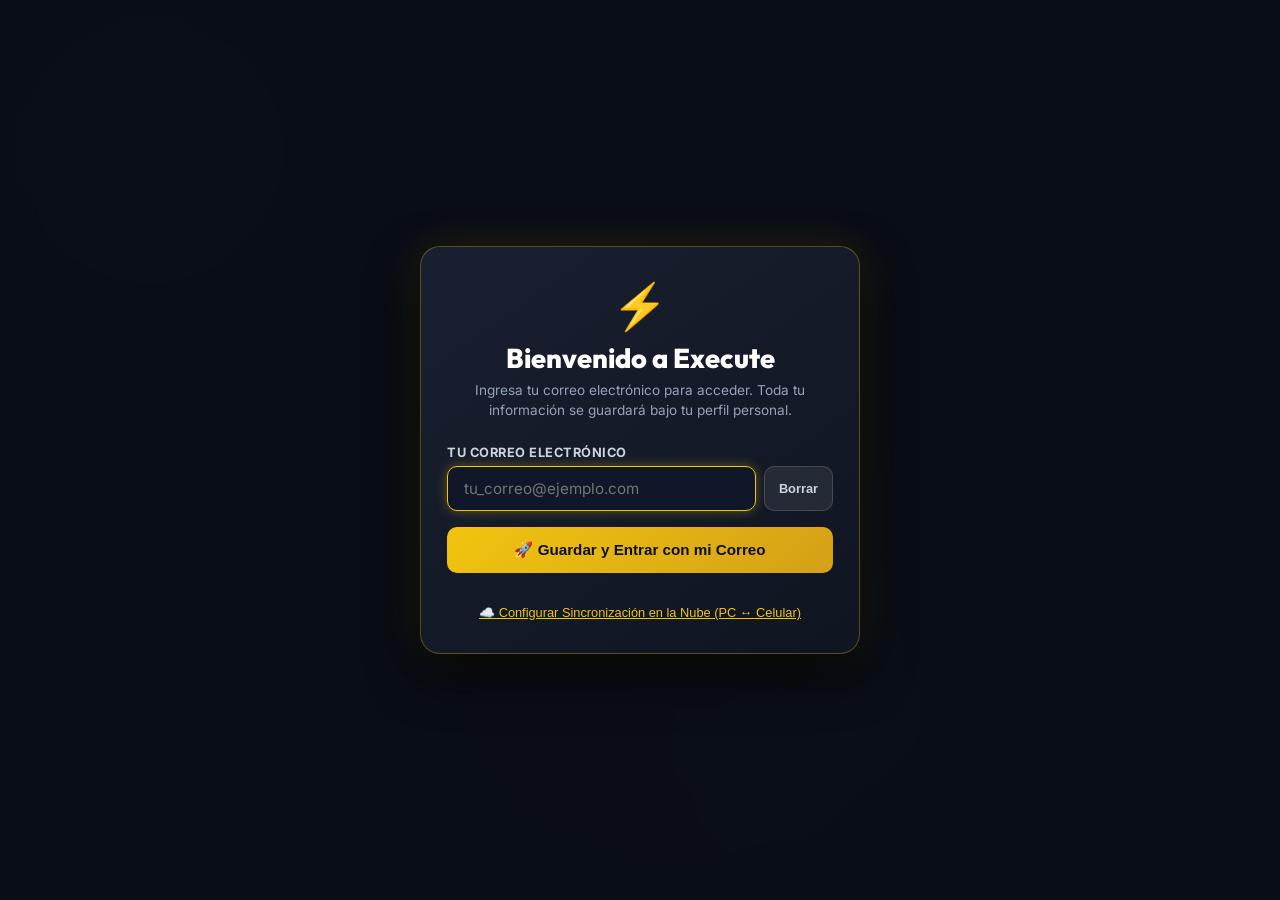
<file: index.html>
<!DOCTYPE html>
<html lang="es">
<head>
  <meta charset="UTF-8">
  <meta name="viewport" content="width=device-width, initial-scale=1.0">
  <meta name="description" content="Execute - Tu Centro de Mando Personal">
  <title>Execute — Central de Mando</title>
  
  <link rel="preconnect" href="https://fonts.googleapis.com">
  <link rel="preconnect" href="https://fonts.gstatic.com" crossorigin>
  <link href="https://fonts.googleapis.com/css2?family=Inter:wght@300;400;500;600;700&family=Outfit:wght@400;500;600;700;800;900&display=swap" rel="stylesheet">
  
  <link rel="stylesheet" href="nodu-style.css">
  
  <!-- PWA Support -->
  <link rel="manifest" href="manifest.json">
  <meta name="theme-color" content="#ffd60a">
  <link rel="apple-touch-icon" sizes="180x180" href="logo-pegasus.png">
  <link rel="icon" type="image/png" sizes="32x32" href="logo-pegasus.png">
  <link rel="icon" type="image/png" sizes="16x16" href="logo-pegasus.png">
  <link rel="icon" type="image/png" sizes="192x192" href="logo-pegasus.png">
  <link rel="icon" type="image/png" sizes="512x512" href="logo-pegasus.png">

  <script>
    if ('serviceWorker' in navigator) {
      window.addEventListener('load', () => {
        navigator.serviceWorker.register('sw.js')
          .then(reg => console.log('Service Worker registrado', reg))
          .catch(err => console.log('Error al registrar Service Worker', err));
      });
    }
  <!-- Supabase Client JS -->
  <script src="https://cdn.jsdelivr.net/npm/@supabase/supabase-javascript@2"></script>
</head>
<body>

  <!-- Animated Background -->
  <div class="nd-bg-glow nd-glow-1"></div>
  <div class="nd-bg-glow nd-glow-2"></div>
  <div class="nd-bg-glow nd-glow-3"></div>

  <!-- ===== GATEKEEPER / AUTH MODAL (REGISTRO Y LOGIN OBLIGATORIO) ===== -->
  <div class="auth-gatekeeper-overlay" id="ndGatekeeper" style="display:flex;">
    <div class="auth-card">
      <div class="auth-logo">
        <span class="auth-icon">⚡</span>
        <h2 class="auth-title">Bienvenido a Execute</h2>
        <p class="auth-sub">Ingresa tu correo electrónico para acceder. Toda tu información se guardará bajo tu perfil personal.</p>
      </div>

      <div class="auth-form" onkeydown="if(event.key==='Enter') handleFrictionlessLogin()">
        <div class="auth-field">
          <label for="ndAuthEmail">Tu Correo Electrónico</label>
          <div style="display:flex; gap:8px;">
            <input type="email" id="ndAuthEmail" placeholder="tu_correo@ejemplo.com" class="auth-input" style="flex:1;" required autofocus />
            <button type="button" onclick="document.getElementById('ndAuthEmail').value=''; document.getElementById('ndAuthEmail').focus();" style="background:rgba(255,255,255,0.08); border:1px solid rgba(255,255,255,0.15); color:#cbd5e1; border-radius:10px; padding:0 14px; font-size:0.8rem; font-weight:700; cursor:pointer;" title="Borrar y escribir otro correo">
              Borrar
            </button>
          </div>
        </div>

        <div class="auth-field" style="display:none;">
          <label for="ndAuthPass">Contraseña (Opcional)</label>
          <input type="password" id="ndAuthPass" placeholder="••••••••" class="auth-input" />
        </div>

        <div class="auth-actions">
          <button class="btn-primary-auth" id="btnFrictionlessLogin" onclick="handleFrictionlessLogin()">
            🚀 Guardar y Entrar con mi Correo
          </button>
        </div>

        <div style="text-align:center; margin-top:12px;">
          <button type="button" onclick="ExecuteAuth.openCloudModal()" style="background:transparent; border:none; color:#f1c40f; font-size:0.8rem; cursor:pointer; text-decoration:underline;">
            ☁️ Configurar Sincronización en la Nube (PC ↔ Celular)
          </button>
        </div>
      </div>
    </div>
  </div>
 
  <div class="nd-app" id="ndMainApp" style="display:none;">
    
    <!-- PWA Install Banner for Mobile -->
    <div id="pwaInstallBanner" style="display:none; background: linear-gradient(135deg, rgba(30, 41, 59, 0.95), rgba(15, 23, 42, 0.98)); border: 1px solid rgba(59, 130, 246, 0.4); border-radius: 14px; padding: 12px 16px; margin-bottom: 1.5rem; align-items: center; justify-content: space-between; gap: 12px; box-shadow: 0 10px 30px rgba(0,0,0,0.5);">
      <div style="display:flex; align-items:center; gap: 10px;">
        <span style="font-size: 1.6rem;">📲</span>
        <div>
          <strong style="color: #fff; font-size: 0.9rem; display:block;">Instalar Execute en tu celular</strong>
          <span style="color: #94a3b8; font-size: 0.75rem;">Para acceder rápido y usar sin internet</span>
        </div>
      </div>
      <button id="pwaInstallBtn" style="background: #10b981; color: #fff; border: none; padding: 8px 16px; border-radius: 8px; font-weight: 700; font-size: 0.85rem; cursor: pointer; white-space: nowrap;">Instalar</button>
    </div>

    <!-- Top Header / Greeting -->
    <header class="nd-header">
      <div class="nd-greeting-wrap">
        <div style="font-size: 0.85rem; font-weight: 700; text-transform: uppercase; letter-spacing: 2px; color: #a8b2d1; margin-bottom: 0.75rem;">Centro de Mando Personal</div>
        <h1 class="nd-greeting" id="ndGreeting">Empieza el cambio con <span class="nd-accent">Execute</span></h1>
        <div class="nd-header-row">
          <p class="nd-date" id="ndDate">Lunes, 15 de Marzo</p>
        </div>
        <div id="ndAuthContainer" style="margin-top: 10px;"></div>
      </div>
      <div class="nd-time-wrap">
        <div class="nd-time" id="ndTime">00:00</div>
      </div>
    </header>

    <!-- App Grid -->
    <main class="nd-main">
      <h2 class="nd-section-title">Ecosistema</h2>
      
      <div class="nd-grid">
        
        <!-- App 1: Hábitos Gadzhi -->
        <a href="habitos.html" class="nd-card" id="cardHabitos">
          <div class="nd-card-glow"></div>
          <div class="nd-card-top">
            <div class="nd-icon-wrap" style="background: linear-gradient(135deg, #10b981, #059669);">
              <span class="nd-icon">🌿</span>
            </div>
            <div class="nd-status" id="statHabitos">Cargando...</div>
          </div>
          <div class="nd-card-bottom">
            <h3 class="nd-card-title">Hábitos Gadzhi</h3>
            <p class="nd-card-desc">Construye tu mejor versión día a día.</p>
          </div>
        </a>

        <!-- App 2: VitalTrack -->
        <a href="vitaltrack.html" class="nd-card" id="cardVital">
          <div class="nd-card-glow"></div>
          <div class="nd-card-top">
            <div class="nd-icon-wrap" style="background: linear-gradient(135deg, #00f5a0, #00d9f5);">
              <span class="nd-icon">💪</span>
            </div>
            <div class="nd-status" id="statVital">Cargando...</div>
          </div>
          <div class="nd-card-bottom">
            <h3 class="nd-card-title">VitalTrack</h3>
            <p class="nd-card-desc">Entrenamiento inteligente y métricas corporales.</p>
          </div>
        </a>

        <!-- App 3: FlowState / Secuencial -->
        <a href="seq-task.html" class="nd-card" id="cardFlow">
          <div class="nd-card-glow"></div>
          <div class="nd-card-top">
            <div class="nd-icon-wrap" style="background: linear-gradient(135deg, #a855f7, #ec4899);">
              <span class="nd-icon">⏳</span>
            </div>
            <div class="nd-status" id="statFlow">Cargando...</div>
          </div>
          <div class="nd-card-bottom">
            <h3 class="nd-card-title">FlowState</h3>
            <p class="nd-card-desc">Trabajo secuencial y recetas de enfoque profundo.</p>
          </div>
        </a>

        <!-- App 4: Finanzas 50/30/20 -->
        <a href="finanzas.html" class="nd-card" id="cardFin">
          <div class="nd-card-glow"></div>
          <div class="nd-card-top">
            <div class="nd-icon-wrap" style="background: linear-gradient(135deg, #f59e0b, #eab308);">
              <span class="nd-icon">💵</span>
            </div>
            <div class="nd-status" id="statFin">Cargando...</div>
          </div>
          <div class="nd-card-bottom">
            <h3 class="nd-card-title">Finanzas</h3>
            <p class="nd-card-desc">Gestor de ingresos regla 50/30/20.</p>
          </div>
        </a>

      </div>
    </main>

    <footer class="nd-footer">
      <span>Sistema Central</span>
      <span class="nd-dot">•</span>
      <span>Execute OS</span>
    </footer>

  </div>

  <script src="nodu-app.js"></script>
  <script src="auth-app.js"></script>
  <script>
    let deferredPrompt;
    const banner = document.getElementById('pwaInstallBanner');
    const btn = document.getElementById('pwaInstallBtn');

    window.addEventListener('beforeinstallprompt', (e) => {
      e.preventDefault();
      deferredPrompt = e;
      if (banner) banner.style.display = 'flex';
    });

    if (btn) {
      btn.addEventListener('click', async () => {
        if (deferredPrompt) {
          deferredPrompt.prompt();
          const { outcome } = await deferredPrompt.userChoice;
          if (outcome === 'accepted') {
            banner.style.display = 'none';
          }
          deferredPrompt = null;
        } else {
          alert('Para instalar en iPhone (Safari): Presiona el botón Compartir (el cuadro con flecha) y luego "Agregar a pantalla de inicio".\n\nEn Android (Chrome): Presiona los tres puntos arriba a la derecha y selecciona "Instalar aplicación".');
        }
      });
    }

    const isMobile = /Android|iPhone|iPad|iPod/i.test(navigator.userAgent);
    const isStandalone = window.matchMedia('(display-mode: standalone)').matches || window.navigator.standalone;
    if (isMobile && !isStandalone && banner) {
      banner.style.display = 'flex';
    }
  </script>
</body>
</html>
</file>
<file: nodu-style.css>
:root {
  /* Color Palette - Nodu OS */
  --bg-dark: #050505;
  --bg-card: rgba(15, 15, 17, 0.6);
  --bg-card-hover: rgba(24, 24, 27, 0.8);
  
  --border: rgba(255, 255, 255, 0.08);
  --border-glow: rgba(255, 255, 255, 0.2);
  
  --text-main: #ffffff;
  --text-muted: #9ca3af;
  --text-dim: #6b7280;

  --accent-blue: #3b82f6;
  
  --font-sans: 'Inter', sans-serif;
  --font-display: 'Outfit', sans-serif;
}

* { margin: 0; padding: 0; box-sizing: border-box; }

html {
  overflow-x: hidden;
  overflow-y: auto;
  min-height: 100%;
}

body {
  font-family: var(--font-sans);
  background-color: var(--bg-dark);
  color: var(--text-main);
  min-height: 100vh;
  display: flex;
  justify-content: center;
  align-items: flex-start;
  overflow-x: hidden;
  overflow-y: auto;
  -webkit-overflow-scrolling: touch;
  position: relative;
}

/* ═════ Animated Background Glows ═════ */
.nd-bg-glow {
  position: fixed;
  border-radius: 50%;
  filter: blur(120px);
  opacity: 0.15;
  z-index: 0;
  pointer-events: none;
  animation: float 20s infinite ease-in-out alternate;
}
.nd-glow-1 {
  background-color: #3b82f6;
  width: 500px; height: 500px;
  top: -100px; left: -100px;
}
.nd-glow-2 {
  background-color: #10b981;
  width: 400px; height: 400px;
  bottom: -50px; right: 10%;
  animation-delay: -5s;
}
.nd-glow-3 {
  background-color: #a855f7;
  width: 600px; height: 600px;
  top: 40%; left: 30%;
  animation-delay: -10s;
  opacity: 0.1;
}

@keyframes float {
  0% { transform: translate(0, 0) scale(1); }
  50% { transform: translate(30px, -50px) scale(1.1); }
  100% { transform: translate(-20px, 20px) scale(0.9); }
}

/* ═════ Main Wrapper ═════ */
.nd-app {
  width: 100%;
  max-width: 1200px;
  padding: 2rem;
  z-index: 10;
  display: flex;
  flex-direction: column;
  min-height: 100vh;
}

/* ═════ Header ═════ */
.nd-header {
  display: flex;
  justify-content: space-between;
  align-items: flex-end;
  margin-bottom: 2.5rem;
  animation: fadeDown 1s ease-out;
}

.nd-greeting {
  font-family: var(--font-display);
  font-size: 2.5rem;
  font-weight: 800;
  letter-spacing: -0.03em;
  line-height: 1.1;
  margin-bottom: 0.5rem;
}
.nd-accent {
  background: linear-gradient(to right, #ffffff, #9ca3af);
  background-clip: text;
  -webkit-background-clip: text;
  -webkit-text-fill-color: transparent;
}
.nd-date {
  font-size: 1.25rem;
  color: var(--text-muted);
  font-weight: 400;
}

.nd-header-row {
  display: flex;
  align-items: center;
  gap: 1.5rem;
  margin-top: 0.5rem;
}

.nd-auth-container {
  display: flex;
  align-items: center;
}

.nd-btn-auth {
  background: rgba(255, 255, 255, 0.05);
  border: 1px solid var(--border);
  color: var(--text-main);
  padding: 0.6rem 1.2rem;
  border-radius: 99px;
  font-size: 0.9rem;
  font-weight: 600;
  display: flex;
  align-items: center;
  gap: 0.6rem;
  cursor: pointer;
  transition: all 0.3s ease;
}

.nd-btn-auth:hover {
  background: rgba(255, 255, 255, 0.1);
  border-color: var(--border-glow);
  transform: translateY(-2px);
}

.nd-btn-auth:active {
  transform: translateY(0);
}

.nd-auth-icon {
  width: 20px;
  height: 20px;
  background: #fff;
  color: #000;
  border-radius: 4px;
  display: flex;
  justify-content: center;
  align-items: center;
  font-weight: 900;
  font-size: 0.75rem;
}

.nd-user-profile {
  display: flex;
  align-items: center;
  gap: 1rem;
  background: rgba(255, 255, 255, 0.03);
  padding: 0.4rem 0.4rem 0.4rem 1rem;
  border-radius: 99px;
  border: 1px solid var(--border);
}

.nd-user-name {
  font-size: 0.9rem;
  font-weight: 600;
  color: var(--text-main);
}

.nd-user-avatar {
  width: 32px;
  height: 32px;
  border-radius: 50%;
  border: 2px solid var(--accent-blue);
}

.nd-btn-logout {
  background: none;
  border: none;
  color: var(--text-dim);
  font-size: 0.75rem;
  cursor: pointer;
  padding: 0 0.5rem;
}

.nd-btn-logout:hover {
  color: #ef4444;
}



.nd-time {
  font-family: var(--font-display);
  font-size: 3.5rem;
  font-weight: 300;
  line-height: 1;
  letter-spacing: -0.05em;
  color: rgba(255,255,255,0.9);
}

/* ═════ Grid ═════ */
.nd-section-title {
  font-size: 0.9rem;
  text-transform: uppercase;
  letter-spacing: 0.1em;
  color: var(--text-dim);
  margin-bottom: 2rem;
  font-weight: 600;
  animation: fadeUp 1s ease-out 0.2s both;
}

.nd-grid {
  display: grid;
  grid-template-columns: repeat(auto-fit, minmax(280px, 1fr));
  gap: 24px;
}

/* ═════ Cards ═════ */
.nd-card {
  position: relative;
  background-color: var(--bg-card);
  backdrop-filter: blur(20px);
  -webkit-backdrop-filter: blur(20px);
  border: 1px solid var(--border);
  border-radius: 24px;
  padding: 1.5rem 2rem;
  display: flex;
  flex-direction: column;
  height: 220px;
  text-decoration: none;
  color: var(--text-main);
  transition: all 0.4s cubic-bezier(0.25, 1, 0.5, 1);
  overflow: hidden;
}

.nd-card-glow {
  position: absolute;
  top: 0; left: 0; right: 0; bottom: 0;
  background: radial-gradient(circle at top right, rgba(255,255,255,0.05) 0%, transparent 60%);
  opacity: 0;
  transition: opacity 0.4s ease;
}

.nd-card:hover {
  transform: translateY(-8px) scale(1.02);
  background-color: var(--bg-card-hover);
  border-color: var(--border-glow);
  box-shadow: 0 20px 40px rgba(0,0,0,0.4);
}
.nd-card:hover .nd-card-glow {
  opacity: 1;
}

.nd-card-top {
  display: flex;
  justify-content: space-between;
  align-items: flex-start;
  margin-bottom: auto;
  position: relative;
  z-index: 2;
}

.nd-icon-wrap {
  width: 56px;
  height: 56px;
  border-radius: 16px;
  display: flex;
  justify-content: center;
  align-items: center;
  font-size: 1.5rem;
  box-shadow: 0 8px 16px rgba(0,0,0,0.3);
}

.nd-status {
  background-color: rgba(255,255,255,0.05);
  border: 1px solid rgba(255,255,255,0.1);
  padding: 0.4rem 0.8rem;
  border-radius: 99px;
  font-size: 0.8rem;
  font-weight: 500;
  color: var(--text-muted);
}

.nd-card-bottom {
  position: relative;
  z-index: 2;
}

.nd-card-title {
  font-family: var(--font-display);
  font-size: 1.75rem;
  font-weight: 600;
  margin-bottom: 0.5rem;
  letter-spacing: -0.01em;
}

.nd-card-desc {
  font-size: 0.95rem;
  color: var(--text-muted);
  line-height: 1.5;
}

/* ═════ Footer ═════ */
.nd-footer {
  margin-top: auto;
  padding-top: 4rem;
  display: flex;
  justify-content: center;
  gap: 1rem;
  color: var(--text-dim);
  font-size: 0.85rem;
  text-transform: uppercase;
  letter-spacing: 0.05em;
  animation: fadeUp 1s ease-out 0.6s both;
}
.nd-dot {
  color: #333;
}

/* ═════ Animations ═════ */
@keyframes fadeDown {
  from { opacity: 0; transform: translateY(-20px); }
  to { opacity: 1; transform: translateY(0); }
}
@keyframes fadeUp {
  from { opacity: 0; transform: translateY(20px); }
  to { opacity: 1; transform: translateY(0); }
}

/* ═════ Active / Tactile Touch states ═════ */
.nd-card:active {
  transform: scale(0.97);
  background-color: var(--bg-card-hover);
  transition: transform 0.1s cubic-bezier(0.4, 0, 0.2, 1);
}

/* ═════ Responsive (Mobile First Feel) ═════ */
@media (max-width: 768px) {
  body {
    display: block;
    overflow-y: auto;
    -webkit-overflow-scrolling: touch;
    height: auto;
    min-height: 100%;
  }

  .nd-app {
    padding: 2rem 1.25rem 6rem;
    min-height: auto;
    height: auto;
  }
  
  .nd-header {
    flex-direction: column;
    align-items: flex-start;
    gap: 0.5rem;
    margin-bottom: 2.5rem;
  }
  .nd-greeting { 
    font-size: 2.25rem; 
  }
  .nd-date {
    font-size: 1.05rem;
  }
  .nd-time { 
    font-size: 3.5rem; 
    margin-top: 0.5rem;
  }
  
  .nd-section-title {
    margin-bottom: 1.5rem;
  }
  
  .nd-grid {
    grid-template-columns: 1fr;
    gap: 1.25rem;
  }
  
  .nd-card {
    height: auto;
    min-height: 180px;
    padding: 1.75rem;
    border-radius: 20px;
  }
  
  .nd-icon-wrap {
    width: 48px;
    height: 48px;
    font-size: 1.25rem;
    border-radius: 12px;
  }
  
  .nd-card-title {
    font-size: 1.5rem;
    margin-top: 1rem;
  }
  
  .nd-card-desc {
    font-size: 0.9rem;
    margin-top: 0.25rem;
  }
  
  .nd-bg-glow {
    filter: blur(100px);
  }
  .nd-glow-1 {
    width: 300px; height: 300px;
    top: -50px; left: -50px;
  }
  .nd-glow-2 {
    width: 250px; height: 250px;
    bottom: -20px; right: 0;
  }
  .nd-glow-3 {
    display: none; /* Hide 3rd glow on mobile to prevent clutter */
  }
}

/* ===== AUTH GATEKEEPER MODAL STYLES ===== */
.auth-gatekeeper-overlay {
  position: fixed;
  top: 0;
  left: 0;
  width: 100vw;
  height: 100vh;
  background: rgba(10, 14, 23, 0.94);
  backdrop-filter: blur(18px);
  -webkit-backdrop-filter: blur(18px);
  z-index: 999999;
  display: flex;
  align-items: center;
  justify-content: center;
  padding: 20px;
  box-sizing: border-box;
}

.auth-card {
  background: linear-gradient(145deg, rgba(26, 32, 48, 0.98), rgba(16, 21, 34, 0.99));
  border: 1px solid rgba(241, 196, 15, 0.3);
  border-radius: 20px;
  max-width: 440px;
  width: 100%;
  padding: 32px 26px;
  box-shadow: 0 20px 50px rgba(0, 0, 0, 0.8), 0 0 40px rgba(241, 196, 15, 0.15);
  text-align: center;
  box-sizing: border-box;
}

.auth-logo {
  margin-bottom: 24px;
}

.auth-icon {
  font-size: 2.8rem;
  display: inline-block;
  margin-bottom: 8px;
}

.auth-title {
  font-family: 'Outfit', 'Inter', sans-serif;
  font-size: 1.7rem;
  font-weight: 800;
  color: #fff;
  margin-bottom: 6px;
}

.auth-sub {
  color: #94a3b8;
  font-size: 0.85rem;
  line-height: 1.45;
}

.auth-form {
  display: flex;
  flex-direction: column;
  gap: 16px;
  text-align: left;
}

.auth-field label {
  display: block;
  font-size: 0.8rem;
  font-weight: 700;
  text-transform: uppercase;
  letter-spacing: 0.5px;
  color: #cbd5e1;
  margin-bottom: 6px;
}

.auth-input {
  width: 100%;
  background: rgba(15, 23, 42, 0.85);
  border: 1px solid rgba(255, 255, 255, 0.15);
  border-radius: 10px;
  padding: 12px 16px;
  color: #fff;
  font-size: 0.95rem;
  font-family: inherit;
  transition: all 0.3s ease;
  box-sizing: border-box;
}

.auth-input:focus {
  outline: none;
  border-color: #f1c40f;
  box-shadow: 0 0 12px rgba(241, 196, 15, 0.35);
}

.btn-primary-auth {
  width: 100%;
  background: linear-gradient(135deg, #f1c40f, #d4a017);
  color: #0b0f19;
  border: none;
  border-radius: 10px;
  padding: 14px;
  font-size: 0.95rem;
  font-weight: 800;
  cursor: pointer;
  transition: transform 0.2s, box-shadow 0.2s;
  display: flex;
  align-items: center;
  justify-content: center;
  gap: 8px;
}

.btn-primary-auth:hover {
  transform: translateY(-2px);
  box-shadow: 0 6px 20px rgba(241, 196, 15, 0.4);
}

.auth-divider {
  display: flex;
  align-items: center;
  margin: 8px 0;
}

.auth-divider span {
  flex: 1;
  text-align: center;
  color: #64748b;
  font-size: 0.75rem;
  font-weight: 600;
  text-transform: uppercase;
}

.btn-guest-auth {
  width: 100%;
  background: rgba(255, 255, 255, 0.05);
  border: 1px solid rgba(255, 255, 255, 0.15);
  color: #94a3b8;
  border-radius: 10px;
  padding: 11px;
  font-size: 0.85rem;
  font-weight: 600;
  cursor: pointer;
  transition: all 0.3s;
}

.btn-guest-auth:hover {
  background: rgba(255, 255, 255, 0.1);
  color: #fff;
}
</file>
